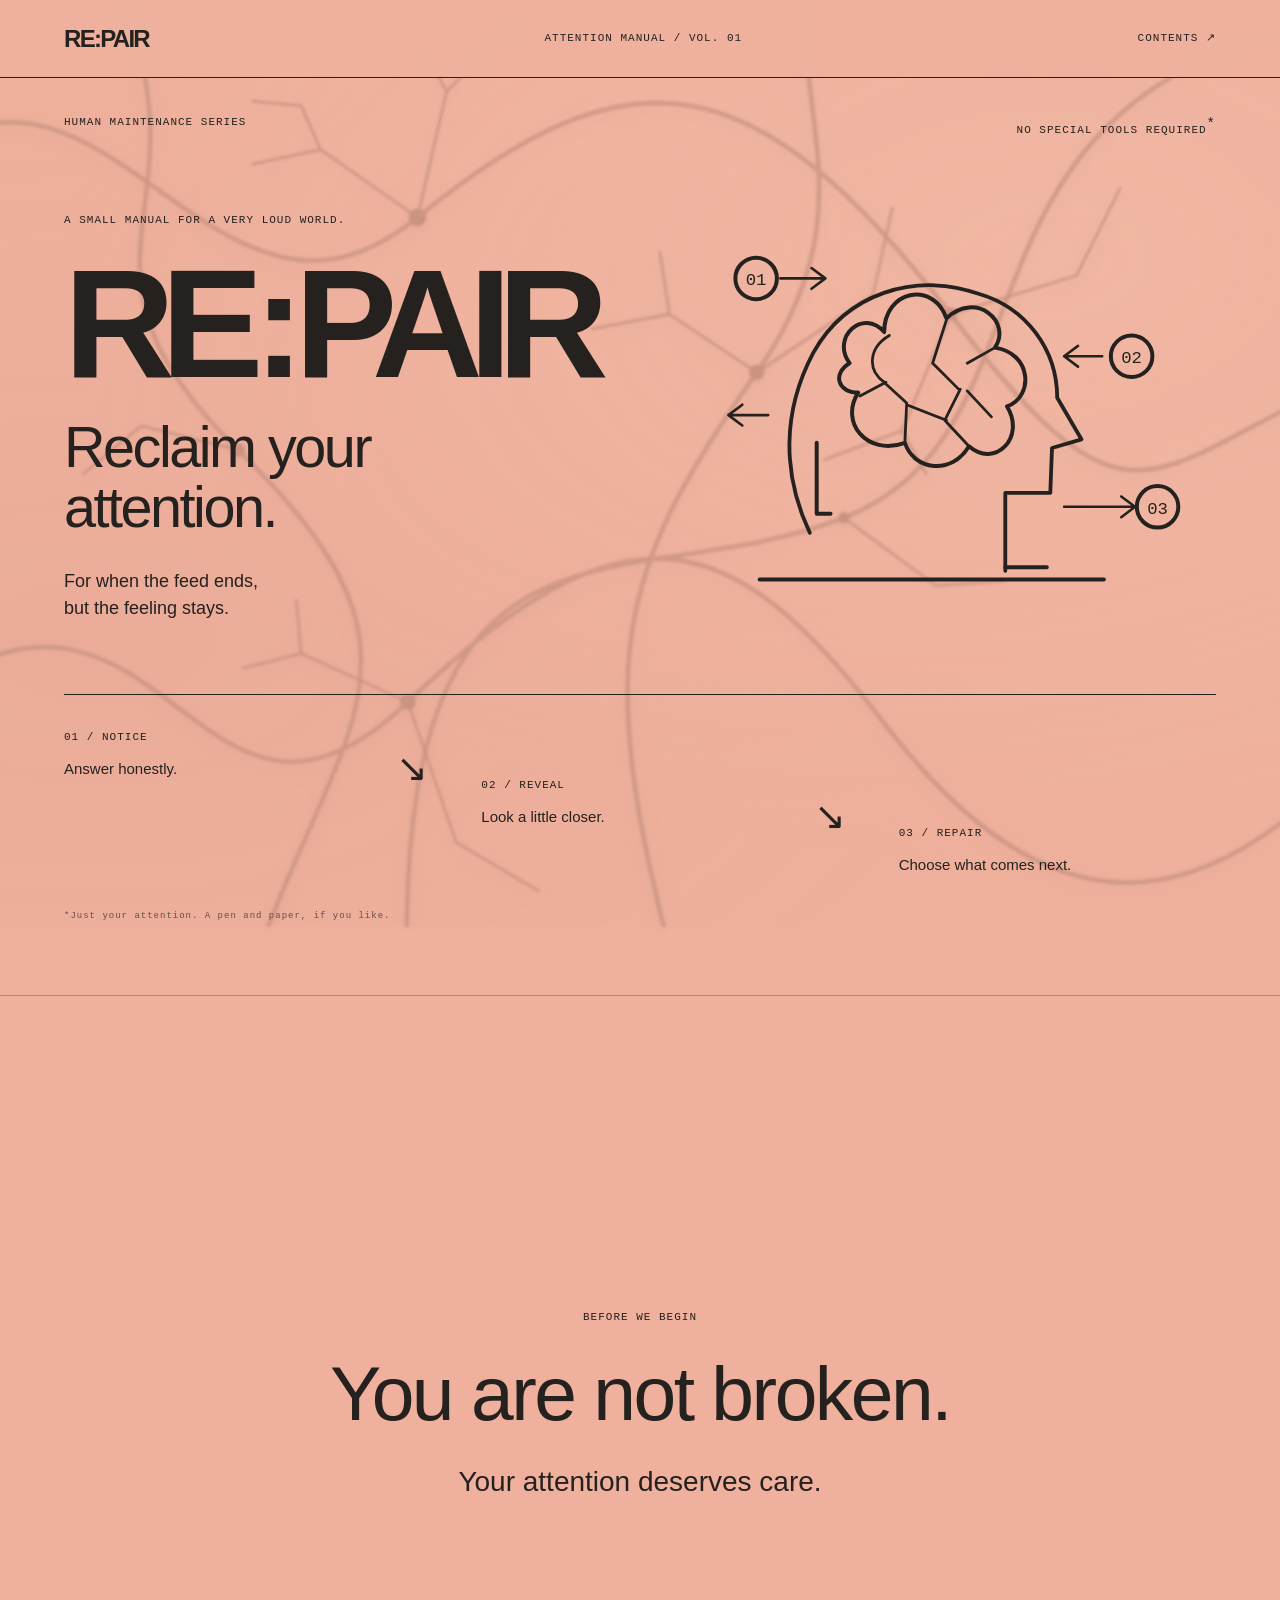
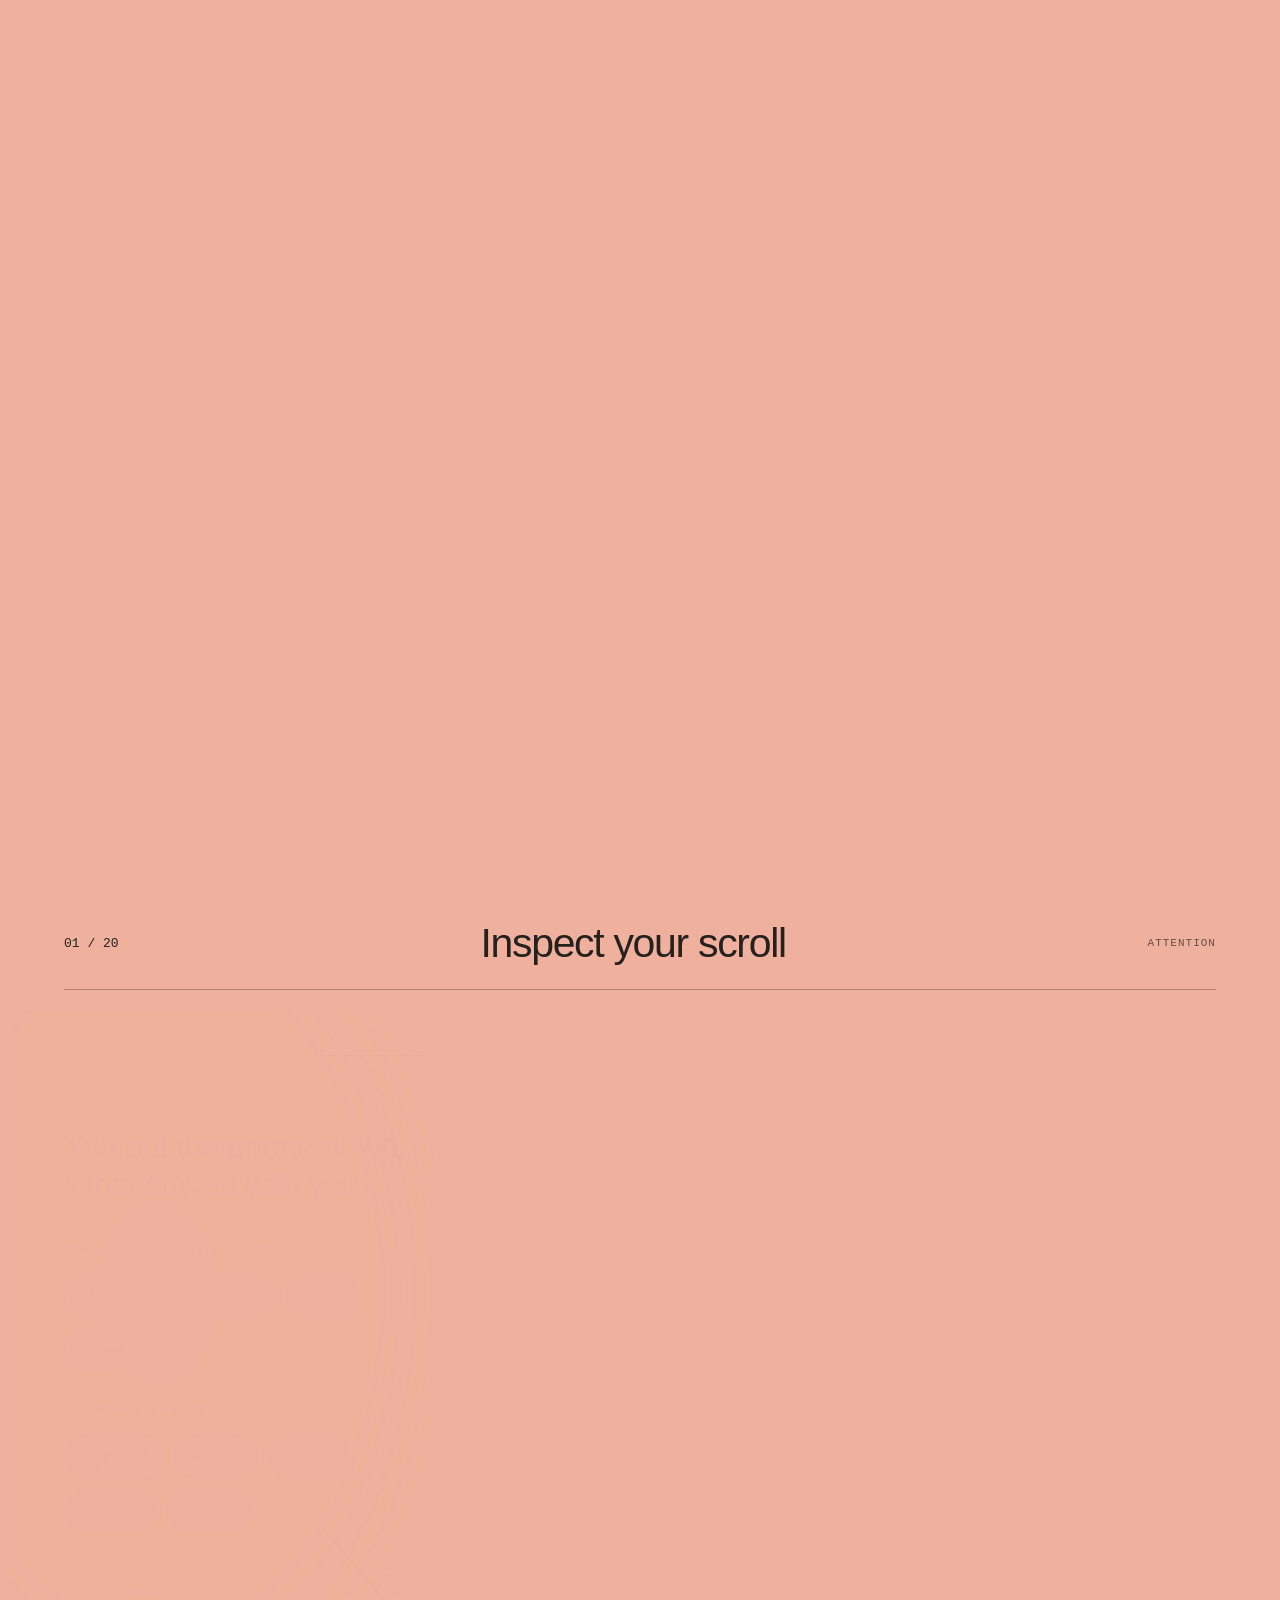
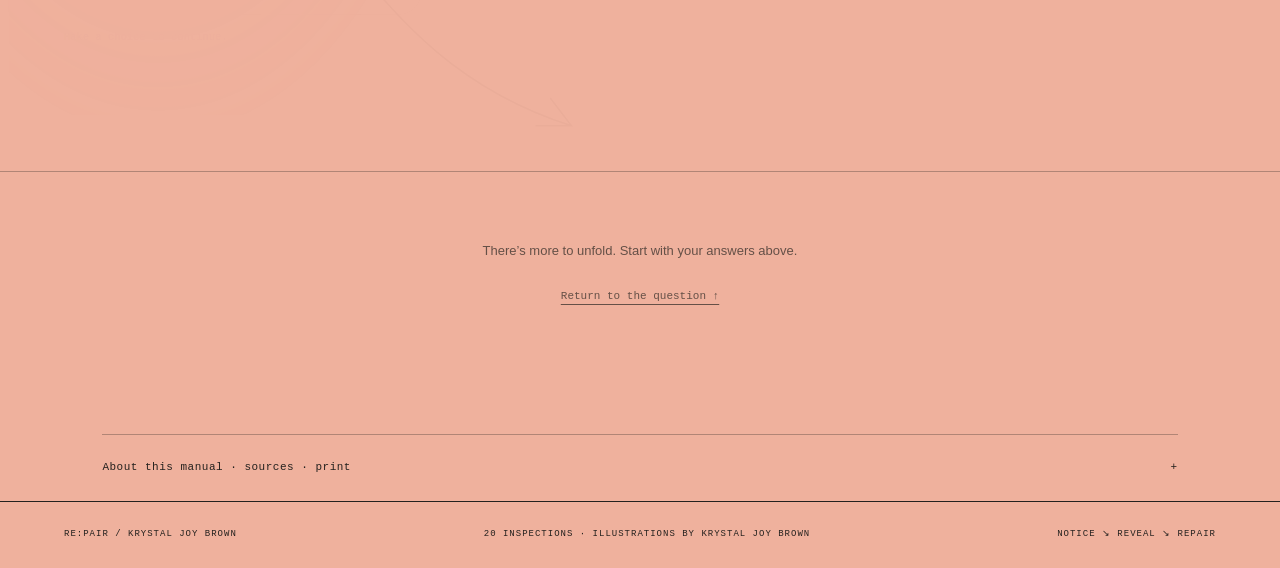
<file: index.html>
<!doctype html>
<html lang="en">
<head>
<meta charset="utf-8"><meta name="viewport" content="width=device-width,initial-scale=1">
<meta name="description" content="RE:PAIR. Twenty inspections. One conscious choice at a time. A guided attention workbook by Krystal Joy Brown.">
<title>RE:PAIR / Attention Manual · Volume 01</title>
<link rel="stylesheet" href="style.css">
<script src="content.js" defer></script><script src="flow.js" defer></script><script src="art.js" defer></script><script src="sketch.js" defer></script>
</head>
<body>
<a class="skip" href="#journey">Go to the first inspection</a>
<div class="neural-space" aria-hidden="true"><svg viewBox="0 0 1400 1000" preserveAspectRatio="xMidYMid slice" xmlns="http://www.w3.org/2000/svg"><g fill="none" stroke="currentColor" stroke-linecap="round"><path class="trunk" d="M-80 230C140 0 250 440 470 260S820 100 1020 360s200 150 450 50M-50 760C210 560 240 970 460 760S790 570 950 780s320 230 510 10M110-60c200 300-50 340 175 560s100 280 10 550M940-70c-160 160 35 270-120 490S650 730 750 1090M1400 60c-400 80-260 420-490 510S440 520 460 1070"/><path d="m470 260-100-70-70 15m170 55 30-130 80-80M1020 360l-50 120-80 30m130-150 130-40 45-90M460 760l-110-50-60 15m170 35 50 145 85 50M820 420l-90-60-80 15m170 45 120-80 20-90M910 570l95 70 70-5M285 500l-100-25-60 50M370 190l-20-45-50-5M500 130l-25-45m495 395 25 45m-645 185-5-55M730 360l-10-65"/></g><g fill="currentColor"><circle cx="470" cy="260" r="9"/><circle cx="1020" cy="360" r="7"/><circle cx="460" cy="760" r="8"/><circle cx="820" cy="420" r="8"/><circle cx="910" cy="570" r="6"/><circle cx="285" cy="500" r="7"/></g></svg></div>
<header class="topbar"><a class="wordmark" href="#cover" aria-label="RE:PAIR, return to cover">RE:PAIR</a><span class="edition">ATTENTION MANUAL / VOL. 01</span><button class="plain contents-toggle" aria-haspopup="dialog" aria-controls="contents-dialog">CONTENTS ↗</button></header>
<main>
<section class="cover" id="cover" aria-labelledby="title">
<div class="cover-meta"><span>HUMAN MAINTENANCE SERIES</span><span>NO SPECIAL TOOLS REQUIRED<sup>*</sup></span></div>
<div class="cover-grid"><div class="cover-copy"><p class="eyebrow arrival">A SMALL MANUAL FOR A VERY LOUD WORLD.</p><h1 id="title" class="arrival">RE<span>:</span>PAIR</h1><p class="subtitle arrival">Reclaim your<br>attention.</p><p class="intro arrival">For when the feed ends,<br>but the feeling stays.</p></div><div id="cover-art" class="cover-art arrival" aria-hidden="true"></div></div>
<div class="cover-instructions" aria-label="Notice, reveal, repair: how the journey unfolds"><div class="instruction-step" style="--order:0"><span>01 / NOTICE</span><p>Answer honestly.</p></div><span class="instruction-arrow" style="--order:0" aria-hidden="true">↘</span><div class="instruction-step" style="--order:1"><span>02 / REVEAL</span><p>Look a little closer.</p></div><span class="instruction-arrow" style="--order:1" aria-hidden="true">↘</span><div class="instruction-step" style="--order:2"><span>03 / REPAIR</span><p>Choose what comes next.</p></div></div>
<p class="tools-note">*Just your attention. A pen and paper, if you like.</p>
</section>
<section class="ritual" aria-label="An invitation to begin"><div class="ritual-sticky"><div class="ritual-message active"><p class="eyebrow">BEFORE WE BEGIN</p><h2>You are not broken.</h2><p>Your attention deserves care.</p></div><div class="ritual-message"><p class="eyebrow">FOLLOW THE ARROWS</p><h2>Scroll to unfold.</h2><p>One thing at a time.</p><span class="long-down" aria-hidden="true">↓</span></div><div class="ritual-message"><p class="eyebrow">A GUIDED WORKBOOK</p><h2>20 inspections.</h2><p>One conscious choice at a time.</p><span class="long-down" aria-hidden="true">↓</span></div></div></section>
<div id="journey" tabindex="-1"></div>
<aside class="trail-marker" id="trail-marker"><p id="trail-label">There’s more to unfold. Start with your answers above.</p><button class="plain" id="trail-back">Return to the question ↑</button></aside>
<section class="ending" id="ending" hidden aria-labelledby="ending-title"><p class="eyebrow">THE LAST INSTRUCTION</p><div class="quiet-seal" aria-hidden="true">✓</div><h2 id="ending-title">You made room.</h2><p>You noticed. You questioned. You chose.<br>Now take your attention with you.</p><div class="reward-picker" role="group" aria-label="Choose an offline invitation"></div><div id="reward-card" hidden><p class="eyebrow">AN INVITATION / FROM RE:PAIR TO YOU</p><h3 id="reward-title"></h3><p id="reward-description"></p><p class="reward-footnote">You did not have to earn rest or pleasure.<br>This is a little nudge to receive it.</p><button class="action" id="download-card">Keep this invitation ↓</button><p class="micro">An optional SVG card to save or print. No points. No streak.</p></div><p class="closing-line">Close this manual. Go live a little.</p></section>
<details class="notes-shell"><summary>About this manual · sources · print <span>+</span></summary><section class="notes" id="notes"><p class="eyebrow">THE SMALL PRINT</p><h2>Inspect the manual, too.</h2><p>A creative workbook by <strong>Krystal Joy Brown</strong> for Critical Experiences, NYU IMA. For people living among feeds, demands, and the pressure to keep achieving.</p><details><summary>About this guide <span>+</span></summary><p>Repair means tending to your relationship with attention, choice, and kinship. Small actions do not resolve every structural problem. These are reflective invitations, not assessments or diagnoses. You can stop whenever you need to.</p><p>Your answers stay in this page. The application does not send or save them. Refreshing clears this session.</p><p>Illustrations are editable SVG placeholders. The branching background is a visual metaphor, not an anatomical diagram. In/Pivot’s visual language informs the arrows, warmth, and invitation to redesign a life.</p></details><details><summary>Sources and interview excerpts <span>+</span></summary><div id="source-list"></div><p>Excerpts from interviews with Kristen McGuiness and Alexander Williams Tolbert are from 2026 interview transcripts. The excerpts are personal perspectives, not empirical findings. The other prompts are original reflective exercises.</p></details><details><summary>Print the workbook. <span>+</span></summary><p>This workbook uses HTML, CSS, JavaScript, and SVG. The p5.js export mounts the same interface without a canvas. It needs no external assets.</p>/a><button class="plain text-link" id="print-manual">Print all 20 inspections ↗</button><p class="micro">Printing includes the workbook’s questions, reveals, and repairs. Unanswered fields remain available to write in.</p></details><span id="session-note" role="status" class="sr-only"></span></section></details>
</main>
<footer><span>RE:PAIR / KRYSTAL JOY BROWN</span><span>20 INSPECTIONS · ILLUSTRATIONS BY KRYSTAL JOY BROWN</span><span>NOTICE ↘ REVEAL ↘ REPAIR</span></footer>
<dialog id="contents-dialog"><div class="dialog-top"><span class="eyebrow">THE JOURNEY / CONTENTS</span><button class="plain close-dialog" aria-label="Close contents">✕</button></div><h2>One thing<br>at a time.</h2><p class="dialog-note">The journey opens in order. You can revisit any step you have reached.</p><nav id="contents-list" aria-label="Workbook contents"></nav><button class="plain close-dialog text-link">Return to where I was ↙</button></dialog>
<dialog id="pause-dialog"><div class="dialog-top"><span class="eyebrow">A GOOD PLACE TO PAUSE</span><button class="plain close-dialog" aria-label="Close pause invitation">✕</button></div><h2>This can be<br>enough for now.</h2><p>You have already made room for a choice. Take one small repair into your day. The next step can wait.</p><p class="pause-invitation">Make a cup of tea. Look out a window. Reach toward someone you love.</p><button class="action close-dialog">Stay with the manual ↙</button><p class="micro">You can close this tab whenever you’re ready. Answers are not saved after a refresh.</p></dialog>
<noscript><p class="no-js">This interactive workbook needs JavaScript. Enable it, then reload this page.</p></noscript>
</body></html>
</file>
<file: style.css>
:root{--paper:#efb19d;--ink:#24211e;--muted:#655047;--line:rgba(36,33,30,.3);--font:Arial,Helvetica,sans-serif}*{box-sizing:border-box}html{scroll-behavior:smooth;scroll-padding-top:104px}body{margin:0;background:var(--paper);color:var(--ink);font:17px/1.65 var(--font)}[hidden]{display:none!important}button,input,textarea{font:inherit;color:inherit}a{color:inherit}button,a,input,textarea{touch-action:manipulation}button{cursor:pointer}button:disabled{cursor:default}button:focus-visible,a:focus-visible,input:focus-visible,textarea:focus-visible,summary:focus-visible{outline:2px solid var(--ink);outline-offset:5px}.sr-only{position:absolute;width:1px;height:1px;padding:0;margin:-1px;overflow:hidden;clip:rect(0,0,0,0);white-space:nowrap;border:0}.skip{position:fixed;top:-80px;left:20px;z-index:30;background:var(--ink);color:var(--paper);padding:10px}.skip:focus{top:10px}.plain{background:none;border:0;padding:0;border-radius:0}.topbar{height:78px;position:sticky;top:0;z-index:12;display:flex;align-items:center;justify-content:space-between;padding:0 5vw;background:rgba(239,177,157,.95);border-bottom:1px solid var(--ink);backdrop-filter:blur(12px)}.wordmark{font-size:24px;font-weight:900;letter-spacing:-1.7px;text-decoration:none}.edition,.contents-toggle,.eyebrow,.cover-meta,.cover-instructions>div>span,.tools-note,.stage-label,.inspection-meta,.chapter-label,.micro,footer,.dialog-top,.stage-hint,.print-choice{font:11px/1.7 monospace;letter-spacing:1px}.contents-toggle{min-height:44px}.neural-space{position:fixed;inset:-3%;z-index:0;pointer-events:none;color:#59362e;opacity:.24;background:radial-gradient(ellipse at 80% 30%,rgba(252,218,200,.65),transparent 64%),radial-gradient(ellipse at 10% 70%,rgba(187,116,104,.25),transparent 68%);transform:translateY(var(--drift,0px))}.neural-space svg{width:100%;height:100%;filter:blur(1.5px) drop-shadow(0 6px 8px rgba(65,31,27,.24));animation:breath 32s ease-in-out infinite alternate}.neural-space path{stroke-width:2.4}.neural-space path.trunk{stroke-width:4.5;opacity:.8}@keyframes breath{from{opacity:.65;transform:scale(1)}to{opacity:.95;transform:scale(1.025)}}main,footer{position:relative;z-index:1}.cover{padding:35px 5vw 30px;min-height:calc(100svh - 78px);display:flex;flex-direction:column}.cover-meta{display:flex;justify-content:space-between}.cover-meta sup{font-size:14px}.cover-grid{display:grid;grid-template-columns:1.1fr 1fr;align-items:center;gap:2vw;flex:1;padding:65px 0}.eyebrow{margin:0 0 25px}.cover h1{font-size:clamp(80px,12vw,176px);line-height:.9;letter-spacing:-.09em;margin:0 0 25px;font-weight:900}.cover h1 span{padding:0 .025em}.subtitle{font-size:clamp(35px,4.5vw,65px);line-height:1.04;letter-spacing:-2.5px;margin:0 0 30px}.intro{margin:0;font-size:18px;line-height:1.5}.cover-art svg{width:100%;max-height:470px}.cover-instructions{border-top:1px solid var(--ink);padding-top:26px;display:grid;grid-template-columns:1fr 70px 1fr 70px 1fr;gap:15px;align-items:center;max-width:100%}.cover-instructions p{margin:8px 0 0;font-size:15px}.instruction-arrow{font-size:35px;font-weight:200;opacity:.65}.tools-note{color:var(--muted);font-size:9px;margin:20px 0 0}.arrival{animation:arrive 1.7s ease both}.cover h1{animation-delay:.2s}.subtitle{animation-delay:.45s}.intro{animation-delay:.7s}.cover-art{animation-delay:.6s}.cover-instructions{animation-delay:.95s}@keyframes arrive{from{opacity:0;transform:translateY(12px);filter:none}to{opacity:1;transform:none;filter:none}}.ritual{height:340svh;border-top:1px solid var(--line);margin-top:40px}.ritual-sticky{height:calc(100svh - 78px);position:sticky;top:78px;display:grid;place-items:center}.ritual-message{position:absolute;max-width:85%;width:800px;text-align:center;opacity:0;transform:translateY(25px);transition:opacity 1s ease,transform 1.3s ease;pointer-events:none}.ritual-message.active{opacity:1;transform:none}.ritual-message h2{font-size:clamp(42px,6vw,86px);line-height:1.08;letter-spacing:-2.5px;font-weight:400;margin:0 0 24px}.ritual-message>p:not(.eyebrow){font-size:clamp(18px,2.3vw,28px);margin:0}.long-down{display:block;font-size:44px;margin-top:35px;font-weight:200}.inspection{padding:70px 5vw 140px;border-bottom:1px solid var(--line);scroll-margin-top:100px}.inspection-header{display:flex;gap:25px;align-items:center;justify-content:space-between;border-bottom:1px solid var(--line);padding-bottom:22px;margin-bottom:95px}.inspection-header h2{font-size:clamp(26px,3.2vw,43px);letter-spacing:-1.3px;font-weight:400;margin:0;line-height:1.15}.inspection-count{font-family:monospace;font-size:13px;white-space:nowrap}.inspection-meta{color:var(--muted)}.diagonal{display:grid;grid-template-columns:repeat(3,minmax(0,1fr));grid-template-rows:auto auto auto;column-gap:4vw;row-gap:24svh;position:relative}.stage{position:relative;min-height:68svh;align-self:start;transition:opacity 1s ease,transform 1s ease;scroll-margin-top:120px;min-width:0}.stage.notice{grid-area:1/1}.stage.reveal{grid-area:2/2}.stage.repair{grid-area:3/3}.stage-label{display:flex;justify-content:space-between;border-top:1px solid var(--ink);padding-top:15px;margin-bottom:38px}.stage h3{font-size:clamp(25px,2.55vw,38px);line-height:1.18;letter-spacing:-.8px;font-weight:400;margin:0 0 30px;overflow-wrap:break-word}.stage p{font-size:16px;line-height:1.8;margin:22px 0}.stage form{margin-top:34px}.field{border:0;padding:0;margin:0 0 28px;min-width:0}.field legend,.field label{display:block;font-size:14px;line-height:1.55;margin:0 0 14px;padding:0}.options{display:flex;gap:9px;flex-wrap:wrap}.option{border:1px solid var(--line);background:rgba(239,177,157,.5);font-size:13px;line-height:1.35;padding:11px 13px;min-height:44px;border-radius:0;transition:background .2s}.option:hover{border-color:var(--ink);background:rgba(255,255,255,.15)}.option[aria-pressed=true]{background:var(--ink);color:var(--paper);border-color:var(--ink)}textarea,input[type=text]{width:100%;min-height:80px;resize:vertical;background:rgba(239,177,157,.32);border:0;border-bottom:1px solid var(--ink);border-radius:0;padding:12px 2px;font-size:15px;line-height:1.6}textarea::placeholder{color:var(--muted);opacity:1}.action{display:inline-flex;gap:25px;align-items:center;justify-content:space-between;min-height:47px;padding:13px 17px;border:1px solid var(--ink);border-radius:0;background:var(--ink);color:var(--paper);font-size:13px;line-height:1.35;text-align:left}.action:hover:not(:disabled){background:transparent;color:var(--ink)}.action:disabled{background:transparent;color:var(--muted);border-color:var(--line);opacity:.65}.stage .action{width:100%;margin-top:8px}.stage-hint{font-size:10px!important;color:var(--muted);letter-spacing:.3px;min-height:20px;margin-top:14px!important}.stage-summary{font-family:monospace;font-size:10px;line-height:1.8;letter-spacing:.2px;margin-top:25px;color:var(--muted)}.branch-line{border-left:1px solid var(--ink);padding-left:16px}.interview-note{margin:40px 0 32px;padding-top:25px;border-top:1px solid var(--line);opacity:0;transform:translateY(12px);transition:opacity 1.8s ease .5s,transform 1.8s ease .5s}.interview-note blockquote{font-family:Georgia,'Times New Roman',serif;font-style:italic;font-size:clamp(21px,2.2vw,29px);line-height:1.5;margin:0 0 18px;letter-spacing:-.3px}.interview-note figcaption{font:9px/1.8 monospace;letter-spacing:.4px;color:var(--muted)}.in-focus .interview-note,.stage:hover .interview-note,.stage:focus-within .interview-note{opacity:1;transform:none}.research{margin:30px 0;border-top:1px solid var(--line);border-bottom:1px solid var(--line);padding:15px 0}.research summary{font:11px/1.6 monospace;cursor:pointer;list-style:none;display:flex;justify-content:space-between}.research summary:after{content:'↗';margin-left:12px}.research p{font-size:13px;line-height:1.8}.research a{font:10px/1.8 monospace;text-underline-offset:4px}.drawing{margin:0 0 30px}.drawing svg{width:100%;height:190px;display:block;stroke:currentColor}.delicate-arrow{position:absolute;top:80%;right:-3.4vw;width:90%;height:21svh;pointer-events:none;overflow:visible;color:var(--ink);opacity:.5}.stage.reveal .delicate-arrow{top:82%}.delicate-arrow path{fill:none;stroke:currentColor;stroke-width:1;vector-effect:non-scaling-stroke}.pause-link{display:block;margin:28px 0 0;font:10px/1.8 monospace;text-decoration:underline;text-underline-offset:5px;color:var(--muted);text-align:left}.focus-mode .stage{opacity:.1}.focus-mode .stage.in-focus,.focus-mode .stage:hover,.focus-mode .stage:focus-within{opacity:1}.focus-mode .diagonal:has(.stage:hover) .stage:not(:hover):not(:focus-within){opacity:.08}.stage.new-stage{animation:unfold 1.4s ease both}@keyframes unfold{from{opacity:0;transform:translateY(32px)}to{transform:none}}.ending{padding:130px 8vw 150px;text-align:center;min-height:100svh}.ending h2{font-size:clamp(55px,8.5vw,122px);letter-spacing:-4px;line-height:1.06;font-weight:400;margin:30px 0}.ending>p{font-size:19px;line-height:1.8}.quiet-seal{width:70px;height:70px;display:grid;place-items:center;border:1px solid var(--ink);border-radius:50%;font-size:30px;margin:40px auto;animation:arrive 2s ease both}.reward-picker{display:flex;flex-wrap:wrap;justify-content:center;gap:12px;max-width:760px;margin:45px auto}.reward-picker .option{font-size:15px;padding:15px 18px}#reward-card{max-width:580px;margin:55px auto;padding:45px 35px;border:1px solid var(--ink);background:rgba(255,235,223,.24);animation:arrive 1.5s ease both}#reward-card h3{font:italic 36px/1.2 Georgia,serif;letter-spacing:-.8px;margin:25px 0}#reward-card p{font-size:16px;line-height:1.8}.reward-footnote{font-size:13px!important;color:var(--muted);margin-top:25px}.micro{font-size:10px!important;line-height:1.8!important;color:var(--muted);letter-spacing:.3px}.closing-line{margin-top:80px!important}.notes{border-top:1px solid var(--ink);padding:90px 8vw 110px}.notes h2{font-size:34px;line-height:1.2;letter-spacing:-1px;font-weight:400;margin:0 0 25px}.notes>p{max-width:720px;font-size:14px}.notes details{max-width:900px;border-bottom:1px solid var(--line);padding:20px 0;font-size:14px}.notes summary{display:flex;justify-content:space-between;cursor:pointer;list-style:none}.notes details p{max-width:780px;line-height:1.8}.notes li{margin-bottom:20px}.text-link{display:block;text-underline-offset:5px;margin-top:18px;font-size:12px}.notes .text-link{min-height:30px}.notes summary::-webkit-details-marker{display:none}footer{display:flex;justify-content:space-between;gap:15px;flex-wrap:wrap;border-top:1px solid var(--ink);padding:25px 5vw;font-size:9px}dialog{background:#f2beaa;color:var(--ink);border:1px solid var(--ink);padding:35px;max-width:650px;width:calc(100% - 30px);max-height:85svh;overflow:auto}dialog::backdrop{background:rgba(36,33,30,.42);backdrop-filter:blur(5px)}.dialog-top{display:flex;align-items:center;justify-content:space-between}.dialog-top .eyebrow{margin:0}.close-dialog{min-width:44px;min-height:44px}.dialog-top .close-dialog{font-size:20px}dialog h2{font-size:48px;line-height:1.1;letter-spacing:-2px;font-weight:400}.dialog-note{font-size:14px}.contents-row{width:100%;display:grid;grid-template-columns:30px 1fr 22px;gap:10px;padding:14px 0;border:0;border-bottom:1px solid var(--line);background:transparent;font-size:14px;text-align:left;align-items:center}.contents-row>span:first-child{font-family:monospace;font-size:10px}.contents-row:disabled{color:var(--muted);opacity:.6}.contents-row:hover:not(:disabled){background:rgba(255,255,255,.12)}.pause-invitation{font-family:Georgia,serif;font-style:italic;font-size:23px}.print-choice{display:none}.no-js{padding:30px}
@media(min-width:1500px){main{max-width:1600px;margin:auto}.cover h1{font-size:176px}}
@media(max-width:1000px){.inspection-meta{display:none}.stage h3{font-size:27px}.diagonal{column-gap:3vw}.stage p{font-size:15px}.option{font-size:12px;padding:10px}.delicate-arrow{right:-2vw}.cover-grid{padding:55px 0}.cover-instructions{grid-template-columns:1fr 45px 1fr 45px 1fr}.drawing svg{height:170px}}
@media(max-width:650px){html{scroll-padding-top:90px}.topbar{height:62px;padding:0 6vw}.edition{display:none}.cover{padding:30px 6vw;min-height:calc(100svh - 62px)}.cover-meta{font-size:8px;letter-spacing:.5px}.cover-grid{grid-template-columns:1fr;padding:55px 0 45px;position:relative}.cover h1{font-size:24vw;position:relative;z-index:1}.cover .eyebrow{font-size:9px;max-width:90%}.subtitle{font-size:43px;letter-spacing:-1.7px}.intro{font-size:15px;max-width:56%}.cover-art{position:absolute;width:44%;right:-2%;bottom:28px}.cover-instructions{grid-template-columns:1fr 15px 1fr 15px 1fr;gap:6px;padding-top:22px}.cover-instructions>div>span{font-size:8px;letter-spacing:.3px}.cover-instructions p{font-size:11px;line-height:1.5}.instruction-arrow{font-size:23px}.tools-note{font-size:8px}.ritual{height:320svh;margin-top:15px}.ritual-sticky{height:calc(100svh - 62px);top:62px}.ritual-message h2{font-size:45px;letter-spacing:-1.8px}.ritual-message>p:not(.eyebrow){font-size:19px}.inspection{padding:65px 6vw 90px}.inspection-header{margin-bottom:70px;gap:15px}.inspection-header h2{font-size:29px}.inspection-count{font-size:11px}.diagonal{display:flex;flex-direction:column;gap:22svh}.stage{min-height:72svh;width:90%;scroll-margin-top:110px}.stage.notice{align-self:flex-start}.stage.reveal{align-self:center}.stage.repair{align-self:flex-end}.stage h3{font-size:32px;letter-spacing:-1px}.stage p{font-size:16px}.option{font-size:13px}.stage-label{margin-bottom:35px}.field{margin-bottom:30px}.delicate-arrow{top:auto!important;bottom:-20svh;right:-5px;width:35%;height:18svh}.drawing svg{height:190px}.ending{padding:100px 7vw}.ending h2{font-size:61px;letter-spacing:-2.5px}.ending>p{font-size:17px}.reward-picker{gap:9px}.reward-picker .option{font-size:14px;padding:12px}#reward-card{padding:35px 24px}#reward-card h3{font-size:31px}.notes{padding:70px 7vw 90px}.notes h2{font-size:29px}.neural-space{opacity:.2}dialog{padding:25px}dialog h2{font-size:42px}.focus-mode .stage{opacity:.13}}
@media(prefers-reduced-motion:reduce){html{scroll-behavior:auto}*,*:before,*:after{animation:none!important;transition:none!important}.neural-space{transform:none}.ritual-message{transform:none}.interview-note{transform:none}.stage.new-stage{animation:none}}
@media print{body{background:white;color:black;font-size:11pt}.topbar,.cover-art,.ritual,.neural-space,.skip,.action,.pause-link,.delicate-arrow,.contents-toggle,.tools-note,footer,dialog,.reward-picker,.notes details:last-of-type,.stage-hint{display:none!important}main{max-width:none}.cover{min-height:0;padding:0;break-after:page}.cover-grid{display:block;padding:30px 0}.cover h1{font-size:70pt}.subtitle{font-size:30pt}.cover-instructions{font-size:10pt}.inspection[hidden],.stage[hidden]{display:block!important}.inspection{padding:15px 0;break-before:page;border:0}.inspection-header{margin-bottom:20px}.inspection-header h2{font-size:23pt}.diagonal{display:block}.stage{min-height:0;width:100%;margin:20px 0 30px;opacity:1!important;transform:none!important;break-inside:avoid}.stage h3{font-size:18pt;margin-bottom:15px}.stage p{font-size:11pt;margin:10px 0}.stage-label{margin-bottom:15px}.stage form{margin-top:15px}.field{margin-bottom:14px}.field legend,.field label{font-size:10pt}.options{gap:5px}.option{font-size:9pt;padding:4px 7px;min-height:25px;background:white!important;color:black!important}.option[aria-pressed=true]{border:2px solid black}.drawing svg{height:100px}.interview-note{opacity:1;transform:none;margin:15px 0}.interview-note blockquote{font-size:15pt}.research{display:block}.research>*{display:block!important}.research summary{font-size:9pt}textarea{min-height:50px}.print-choice{display:block;font-size:9pt}.ending{min-height:0;padding:35px 0}.ending[hidden]{display:none!important}.notes{padding:30px 0;break-before:page}.notes h2{font-size:25pt}.notes details{display:block}.notes details>*{display:block!important}.focus-mode .diagonal:has(.stage:hover) .stage:not(:hover):not(:focus-within){opacity:1}}
/* Arrows connect breathing spaces rather than cross the drawings. */
.delicate-arrow{left:45%;right:auto;top:100%;width:calc(100% + 4vw);height:24svh}.stage.reveal .delicate-arrow{top:100%}
@media(max-width:650px){.delicate-arrow{left:auto;right:-5px;width:35%;top:auto!important;bottom:-20svh;height:18svh}}
.focus-mode:has(.stage:hover) .stage:not(:hover):not(:focus-within){opacity:.08}
@media print{.focus-mode:has(.stage:hover) .stage:not(:hover):not(:focus-within){opacity:1}}
/* Revision: curved compartments and a slower, overlapping diagonal. */
.inspection{padding-top:65px;padding-bottom:100px}
.inspection-header,.diagonal{max-width:1180px;margin-left:auto;margin-right:auto}
.inspection-header{margin-bottom:65px}
.diagonal{column-gap:3vw;row-gap:0}
.stage{min-height:56svh;transition:opacity 3.6s cubic-bezier(.2,.6,.25,1),filter 4s ease,transform 3.8s ease}
.stage.reveal,.stage.repair{margin-top:-20svh}
.stage.new-stage{animation:none}
.focus-mode .stage{opacity:.025;filter:none}
.focus-mode .stage.in-focus,.focus-mode .stage:hover,.focus-mode .stage:focus-within:not(.has-interacted){opacity:1;filter:none}
.focus-mode .stage.has-interacted:not(.in-focus):not(:hover){opacity:.025;filter:none}
.focus-mode:has(.stage:hover) .stage:not(:hover):not(:focus-within){opacity:.025;filter:none}
.focus-mode .stage.is-bleeding{opacity:0!important;filter:none!important}
.interview-note{transition:opacity 4.4s ease .9s,transform 4.8s ease .9s}
.ritual-message{transition:opacity 2.4s ease,transform 2.8s ease}
.option{border-radius:999px;padding:12px 18px}
.action{border-radius:999px;padding:14px 21px}
textarea,input[type=text]{border:1px solid var(--line);border-radius:48px;padding:19px 24px;background:rgba(247,200,183,.22);min-height:96px}
textarea:focus{border-color:var(--ink)}
.delicate-arrow,.stage.reveal .delicate-arrow{top:70%;left:48%;width:calc(100% + 3vw);height:29svh;opacity:.82}
.delicate-arrow path{stroke-width:1.5}
.trail-marker{max-width:420px;margin:30px auto 90px;text-align:center;padding:25px 20px;font-size:13px;color:var(--muted)}
.trail-marker .plain{font:11px/1.8 monospace;text-decoration:underline;text-underline-offset:5px;min-height:44px}
.notes-shell{margin:0 8vw;padding:23px 0;border-top:1px solid var(--line)}
.notes-shell>summary{font:11px/1.8 monospace;display:flex;justify-content:space-between;cursor:pointer;list-style:none;letter-spacing:.5px}
.notes-shell>summary::-webkit-details-marker{display:none}
.notes-shell>.notes{border-top:0;padding:50px 0 65px}
@media(max-width:1000px){.stage.reveal,.stage.repair{margin-top:-16svh}}
@media(max-width:650px){.inspection{padding-bottom:70px}.inspection-header{margin-bottom:55px}.diagonal{gap:7svh}.stage{min-height:55svh}.stage.reveal,.stage.repair{margin-top:0}.delicate-arrow,.stage.reveal .delicate-arrow{top:auto!important;bottom:-11svh;left:auto;right:-8px;width:32%;height:15svh}.option{padding:12px 17px}textarea{padding:18px 23px}.notes-shell{margin:0 7vw}.trail-marker{margin-bottom:60px}}
@media(prefers-reduced-motion:reduce){.stage,.interview-note,.ritual-message{transition:none}.focus-mode .stage.is-bleeding{opacity:1!important;filter:none!important}.stage{filter:none}}
@media print{.trail-marker{display:none}.notes-shell{margin:0;padding:0;border:0}.notes-shell>summary{display:none}.stage,.focus-mode .stage,.focus-mode .stage.has-interacted:not(.in-focus):not(:hover),.focus-mode:has(.stage:hover) .stage:not(:hover):not(:focus-within){opacity:1!important;filter:none!important;margin-top:0!important}.notes-shell>.notes{padding:20px 0}.diagonal{display:block}}
/* Opening directions: three overlapping levels, revealed over twelve seconds. */
.cover-instructions{align-items:start;padding-bottom:12px}
.instruction-step{margin-top:calc(var(--order) * 48px)}
.cover-instructions .instruction-arrow{margin-top:calc(25px + var(--order) * 48px);font-size:38px;line-height:1.2}
.instruction-sequence .instruction-step,.instruction-sequence .instruction-arrow{opacity:0}
.sequence-started .instruction-step{animation:instruction-bleed 4s cubic-bezier(.2,.65,.3,1) both;animation-delay:calc(var(--order) * 4s)}
.sequence-started .instruction-arrow{animation:instruction-bleed 4s cubic-bezier(.2,.65,.3,1) both;animation-delay:calc(3s + var(--order) * 4s)}
@keyframes instruction-bleed{0%{opacity:0;transform:translateY(13px);filter:none}35%{opacity:.18;filter:none}100%{opacity:1;transform:none;filter:none}}
@media(max-width:650px){.instruction-step{margin-top:calc(var(--order) * 42px)}.cover-instructions .instruction-arrow{margin-top:calc(24px + var(--order) * 42px);font-size:25px}.cover-instructions{padding-bottom:15px}}
@media(prefers-reduced-motion:reduce){.instruction-step,.instruction-arrow{opacity:1!important;animation:none!important;filter:none!important;transform:none!important}}
@media print{.instruction-step,.instruction-arrow{opacity:1!important;animation:none!important;filter:none!important;transform:none!important}.instruction-step{margin-top:calc(var(--order) * 22px)}}

/* A broad salmon veil dissolves across crisp type, without sharpening blurred glyphs. */
.stage{isolation:isolate;transition:opacity 4s cubic-bezier(.2,.6,.25,1),transform 4s ease}
.stage::after{content:"";position:absolute;inset:-44px -34px;z-index:2;pointer-events:none;background:radial-gradient(ellipse at 35% 40%,rgba(247,200,183,.94),rgba(239,177,157,.88) 56%,rgba(239,177,157,0) 78%);opacity:.9;transform:translateX(-5%);transition:opacity 4s ease,transform 4.5s ease}
.stage.in-focus::after,.stage:hover::after,.stage:focus-within:not(.has-interacted)::after{opacity:0;transform:translateX(8%)}
.stage.is-bleeding::after{opacity:1!important;transform:translateX(-5%)!important}
.interview-note blockquote{font-size:13px;line-height:1.75;letter-spacing:0;margin-bottom:12px}
.interview-note figcaption{font-size:11px;line-height:1.8}
@media(prefers-reduced-motion:reduce){.stage::after{display:none}.stage{transition:none}}
@media print{.stage::after{display:none}.interview-note blockquote{font-size:10pt}.interview-note figcaption{font-size:9pt}}

.drawing .personal-illustration{display:block;width:100%;height:auto;max-height:440px;object-fit:contain;margin:0 auto 24px}
@media print{.drawing .personal-illustration{max-height:200px;width:auto;max-width:100%}}
</file>
